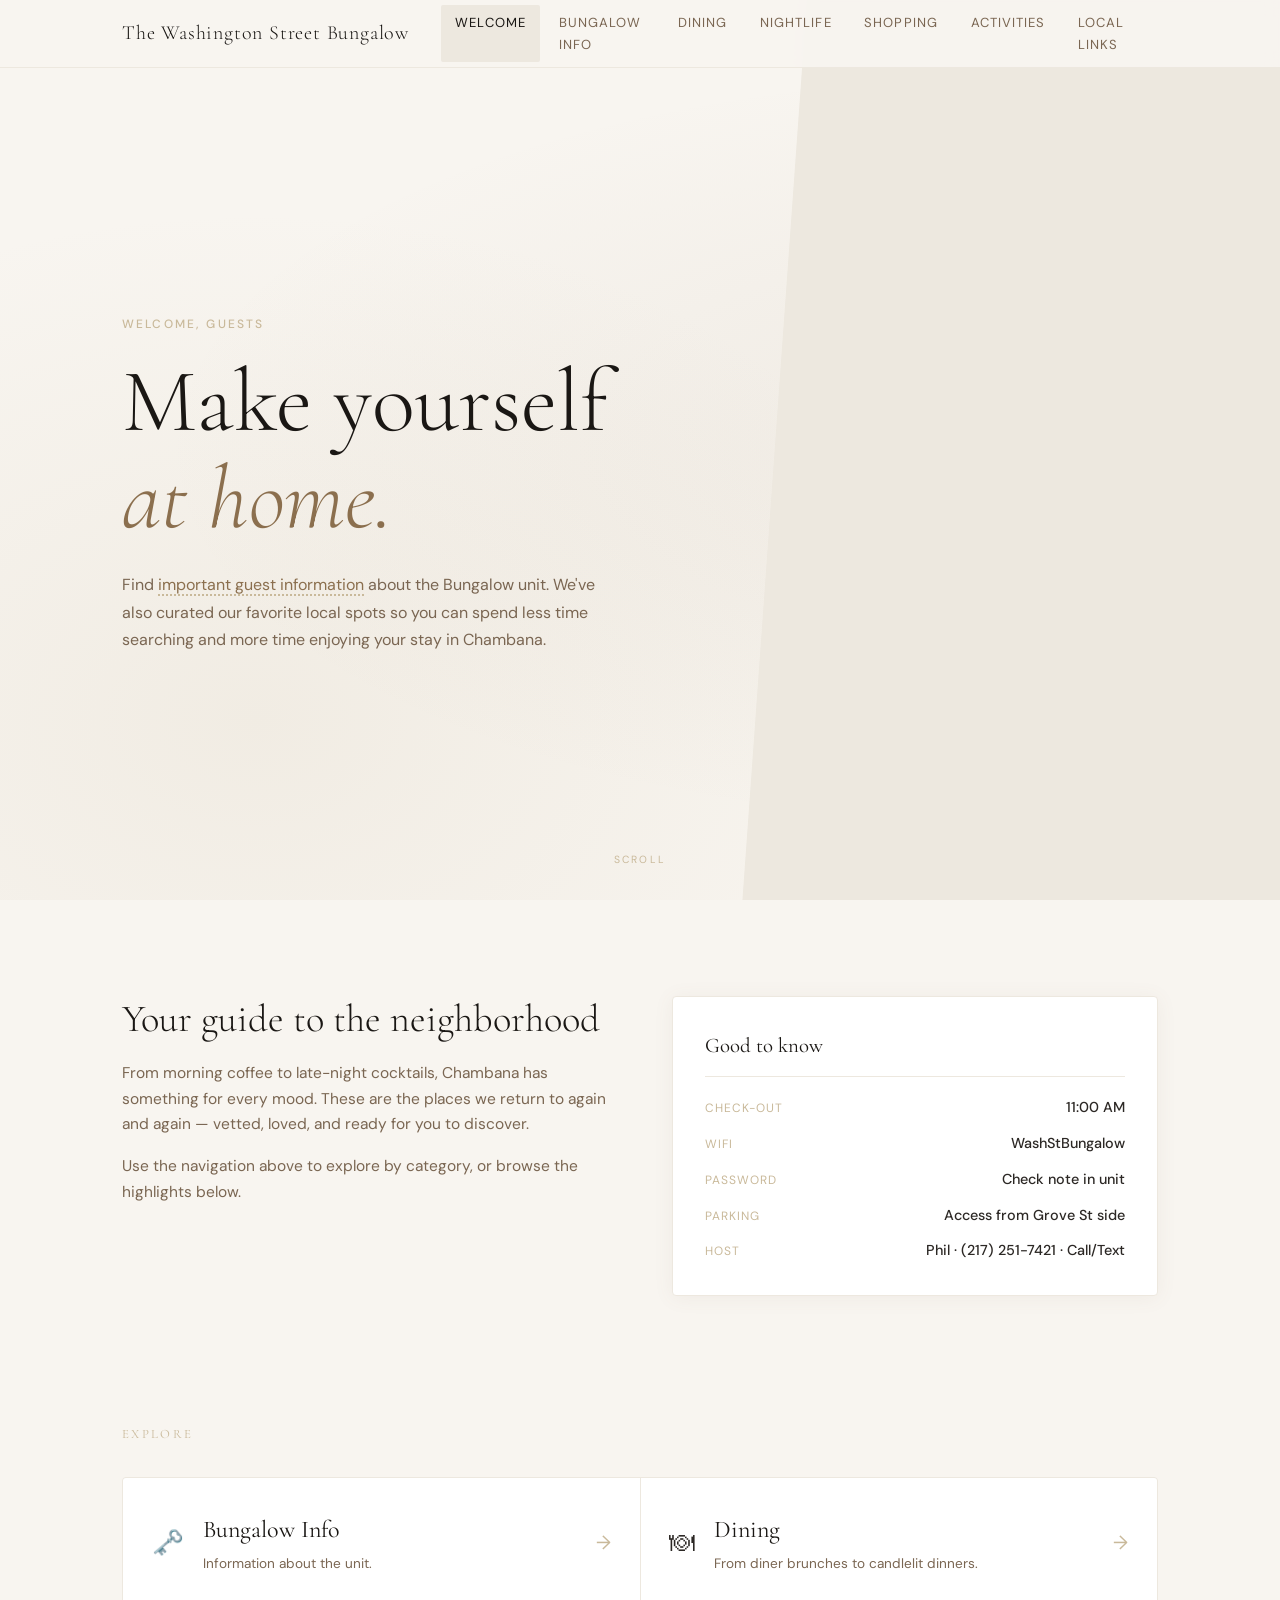
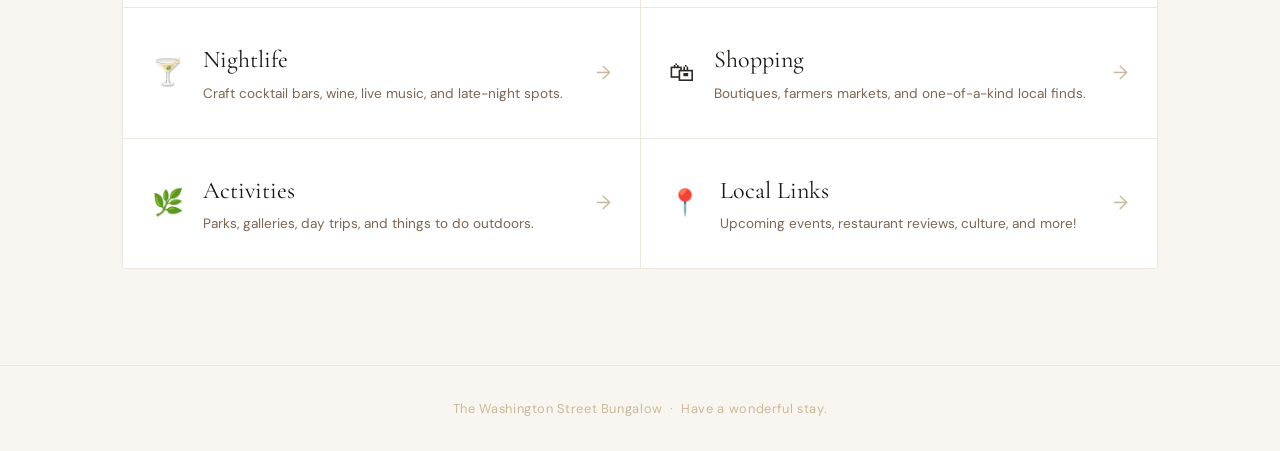
<file: index.html>
<!DOCTYPE html>
<html lang="en">
<head>
  <meta charset="UTF-8" />
  <meta name="viewport" content="width=device-width, initial-scale=1.0"/>
  <title>Welcome — The Washington Street Bungalow</title>
  <link rel="preconnect" href="https://fonts.googleapis.com">
  <link rel="preconnect" href="https://fonts.gstatic.com" crossorigin>
  <link href="https://fonts.googleapis.com/css2?family=Cormorant+Garamond:ital,wght@0,300;0,400;1,300;1,400&family=DM+Sans:wght@300;400;500&display=swap" rel="stylesheet">
  <link rel="stylesheet" href="css/style.css"/>
</head>
<body>

  <header class="site-header">
    <div class="header-inner">
      <div class="logo">The Washington Street Bungalow</div>
      <nav class="main-nav">
        <a href="index.html" class="nav-link active">Welcome</a>
        <a href="pages/bungalow-info.html" class="nav-link">Bungalow Info</a>
        <a href="pages/dining.html" class="nav-link">Dining</a>
        <a href="pages/nightlife.html" class="nav-link">Nightlife</a>
        <a href="pages/shopping.html" class="nav-link">Shopping</a>
        <a href="pages/activities.html" class="nav-link">Activities</a>
        <a href="pages/local-links.html" class="nav-link">Local Links</a>
      </nav>
      <button class="nav-toggle" aria-label="Toggle menu">&#9776;</button>
    </div>
  </header>

  <main>
    <section class="hero">
      <div class="hero-bg"></div>
      <div class="hero-content">
        <span class="eyebrow">Welcome, guests</span>
        <h1>Make yourself<br/><em>at home.</em></h1>
        <p class="hero-sub">Find <a href="pages/bungalow-info.html" class="prose-link">important guest information</a> about the Bungalow unit. We've also curated our favorite local spots so you can spend less time searching and more time enjoying your stay in Chambana.</p>
      </div>
      <div class="hero-scroll-hint">scroll</div>
    </section>

    <section class="intro-section">
      <div class="container">
        <div class="intro-grid">
          <div class="intro-text">
            <h2>Your guide to the neighborhood</h2>
            <p>From morning coffee to late-night cocktails, Chambana has something for every mood. These are the places we return to again and again — vetted, loved, and ready for you to discover.</p>
            <p>Use the navigation above to explore by category, or browse the highlights below.</p>
          </div>
          <div class="intro-aside">
            <div class="info-card">
              <h3>Good to know</h3>
              <ul class="info-list">
                <li><span class="info-label">Check-out</span><span class="info-val">11:00 AM</span></li>
                <li><span class="info-label">WiFi</span><span class="info-val">WashStBungalow</span></li>
                <li><span class="info-label">Password</span><span class="info-val">Check note in unit</span></li>
                <li><span class="info-label">Parking</span><span class="info-val">Access from Grove St side</span></li>
                <li><span class="info-label">Host</span><span class="info-val">Phil · (217) 251-7421 · Call/Text</span></li>
              </ul>
            </div>
          </div>
        </div>
      </div>
    </section>

    <section class="category-section">
      <div class="container">
        <h2 class="section-title">Explore</h2>
        <div class="category-grid">

          <a href="pages/bungalow-info.html" class="category-card">
            <div class="cat-icon">🗝️</div>
            <div class="cat-body">
              <h3>Bungalow Info</h3>
              <p>Information about the unit.</p>
            </div>
            <span class="cat-arrow">→</span>
          </a>

          <a href="pages/dining.html" class="category-card">
            <div class="cat-icon">🍽</div>
            <div class="cat-body">
              <h3>Dining</h3>
              <p>From diner brunches to candlelit dinners.</p>
            </div>
            <span class="cat-arrow">→</span>
          </a>

          <a href="pages/nightlife.html" class="category-card">
            <div class="cat-icon">🍸</div>
            <div class="cat-body">
              <h3>Nightlife</h3>
              <p>Craft cocktail bars, wine, live music, and late-night spots.</p>
            </div>
            <span class="cat-arrow">→</span>
          </a>

          <a href="pages/shopping.html" class="category-card">
            <div class="cat-icon">🛍</div>
            <div class="cat-body">
              <h3>Shopping</h3>
              <p>Boutiques, farmers markets, and one-of-a-kind local finds.</p>
            </div>
            <span class="cat-arrow">→</span>
          </a>

          <a href="pages/activities.html" class="category-card">
            <div class="cat-icon">🌿</div>
            <div class="cat-body">
              <h3>Activities</h3>
              <p>Parks, galleries, day trips, and things to do outdoors.</p>
            </div>
            <span class="cat-arrow">→</span>
          </a>

          <a href="pages/local-links.html" class="category-card">
            <div class="cat-icon">📍</div>
            <div class="cat-body">
              <h3>Local Links</h3>
              <p>Upcoming events, restaurant reviews, culture, and more!</p>
            </div>
            <span class="cat-arrow">→</span>
          </a>

        </div>
      </div>
    </section>
  </main>

  <footer class="site-footer">
    <div class="container">
      <p>The Washington Street Bungalow &nbsp;·&nbsp; Have a wonderful stay.</p>
    </div>
  </footer>

  <script src="js/main.js"></script>
</body>
</html>
</file>
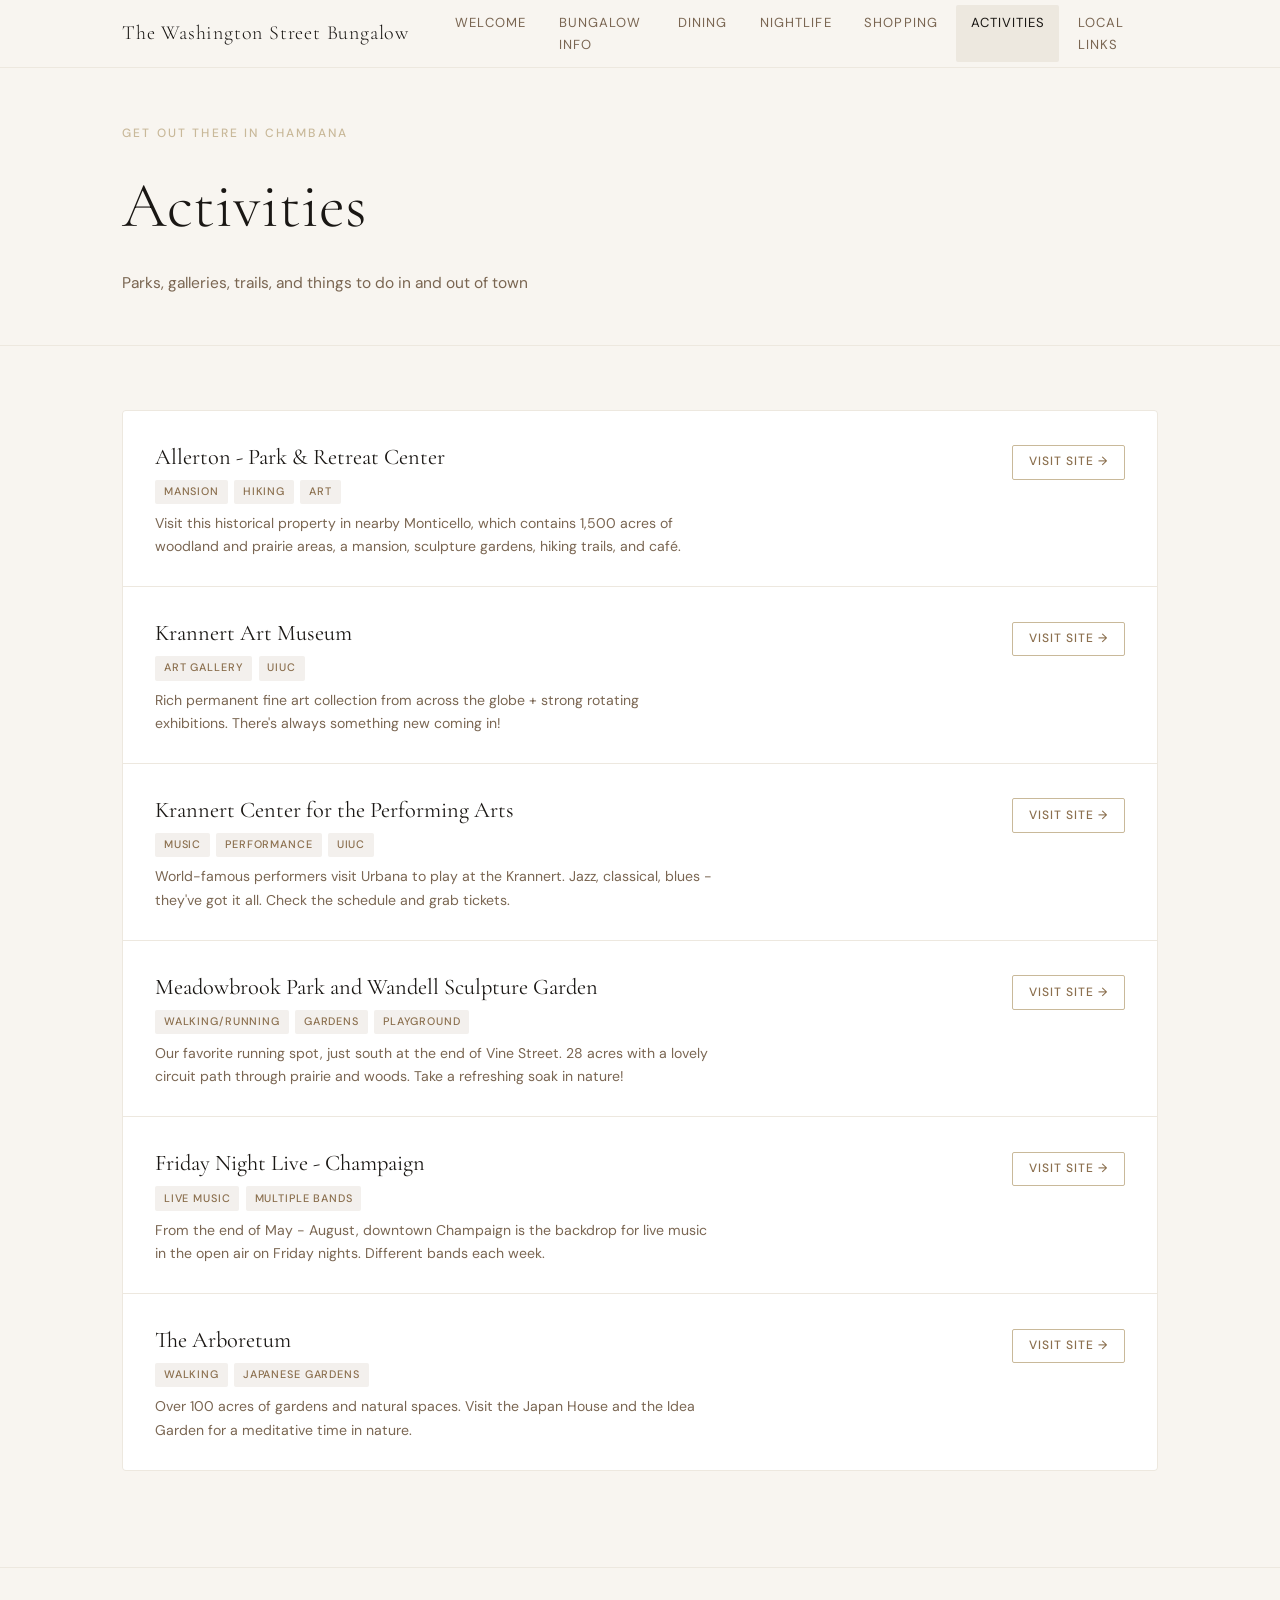
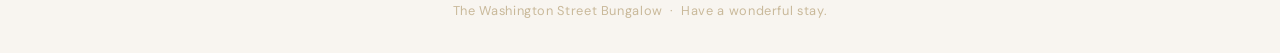
<file: pages/activities.html>
<!DOCTYPE html>
<html lang="en">
<head>
  <meta charset="UTF-8" />
  <meta name="viewport" content="width=device-width, initial-scale=1.0"/>
  <title>Activities — The Washington Street Bungalow</title>
  <link rel="preconnect" href="https://fonts.googleapis.com">
  <link rel="preconnect" href="https://fonts.gstatic.com" crossorigin>
  <link href="https://fonts.googleapis.com/css2?family=Cormorant+Garamond:ital,wght@0,300;0,400;1,300;1,400&family=DM+Sans:wght@300;400;500&display=swap" rel="stylesheet">
  <link rel="stylesheet" href="../css/style.css"/>
</head>
<body>

  <header class="site-header">
    <div class="header-inner">
      <a class="logo" href="../index.html">The Washington Street Bungalow</a>
      <nav class="main-nav">
        <a href="../index.html" class="nav-link">Welcome</a>
        <a href="bungalow-info.html" class="nav-link">Bungalow Info</a>
        <a href="dining.html" class="nav-link">Dining</a>
        <a href="nightlife.html" class="nav-link">Nightlife</a>
        <a href="shopping.html" class="nav-link">Shopping</a>
        <a href="activities.html" class="nav-link active">Activities</a>
        <a href="local-links.html" class="nav-link">Local Links</a>
      </nav>
      <button class="nav-toggle" aria-label="Toggle menu">&#9776;</button>
    </div>
  </header>

  <main>
    <section class="page-hero">
      <div class="container">
        <span class="eyebrow">Get out there in Chambana</span>
        <h1>Activities</h1>
        <p class="page-desc">Parks, galleries, trails, and things to do in and out of town</p>
      </div>
    </section>

    <section class="rec-section">
      <div class="container">
        <div class="rec-list">

          <!-- ADD / EDIT ENTRIES BELOW -->

          <div class="rec-item fade-in">
            <div class="rec-body">
              <div class="rec-name">Allerton - Park & Retreat Center</div>
              <div class="rec-tags">
                <span class="tag">Mansion</span>
                <span class="tag">Hiking</span>
                <span class="tag">Art</span>
              </div>
              <div class="rec-note">Visit this historical property in nearby Monticello, which contains 1,500 acres of woodland and prairie areas, a mansion, sculpture gardens, hiking trails, and café.</div>
            </div>
            <a class="rec-link" href="https://allerton.illinois.edu/" target="_blank" rel="noopener">Visit site →</a>
          </div>

          <div class="rec-item fade-in">
            <div class="rec-body">
              <div class="rec-name">Krannert Art Museum</div>
              <div class="rec-tags">
                <span class="tag">Art Gallery</span>
                <span class="tag">UIUC</span>
              </div>
              <div class="rec-note">Rich permanent fine art collection from across the globe + strong rotating exhibitions. There's always something new coming in!</div>
            </div>
            <a class="rec-link" href="https://kam.illinois.edu/" target="_blank" rel="noopener">Visit site →</a>
          </div>

          <div class="rec-item fade-in">
            <div class="rec-body">
              <div class="rec-name">Krannert Center for the Performing Arts</div>
              <div class="rec-tags">
                <span class="tag">Music</span>
                <span class="tag">Performance</span>
                <span class="tag">UIUC</span>
              </div>
              <div class="rec-note">World-famous performers visit Urbana to play at the Krannert. Jazz, classical, blues - they've got it all. Check the schedule and grab tickets.</div>
            </div>
            <a class="rec-link" href="https://krannertcenter.com/" target="_blank" rel="noopener">Visit site →</a>
          </div>

          <div class="rec-item fade-in">
            <div class="rec-body">
              <div class="rec-name">Meadowbrook Park and Wandell Sculpture Garden</div>
              <div class="rec-tags">
                <span class="tag">Walking/Running</span>
                <span class="tag">Gardens</span>
                <span class="tag">Playground</span>
              </div>
              <div class="rec-note">Our favorite running spot, just south at the end of Vine Street. 28 acres with a lovely circuit path through prairie and woods. Take a refreshing soak in nature!</div>
            </div>
            <a class="rec-link" href="https://www.urbanaparks.org/meadowbrook-park-wandell-sculpture-garden" target="_blank" rel="noopener">Visit site →</a>
          </div>

          <div class="rec-item fade-in">
            <div class="rec-body">
              <div class="rec-name">Friday Night Live - Champaign</div>
              <div class="rec-tags">
                <span class="tag">Live Music</span>
                <span class="tag">Multiple bands</span>      
              </div>
              <div class="rec-note">From the end of May - August, downtown Champaign is the backdrop for live music in the open air on Friday nights. Different bands each week.</div>
            </div>
            <a class="rec-link" href="https://40north.org/our_programs/friday-night-live/" target="_blank" rel="noopener">Visit site →</a>
          </div>

          <div class="rec-item fade-in">
            <div class="rec-body">
              <div class="rec-name">The Arboretum</div>
              <div class="rec-tags">
                <span class="tag">Walking</span>
                <span class="tag">Japanese gardens</span>      
              </div>
              <div class="rec-note">Over 100 acres of gardens and natural spaces. Visit the Japan House and the Idea Garden for a meditative time in nature.</div>
            </div>
            <a class="rec-link" href="https://arboretum.illinois.edu/" target="_blank" rel="noopener">Visit site →</a>
          </div>

          <!-- END ENTRIES -->

        </div>
      </div>
    </section>
  </main>

  <footer class="site-footer">
    <div class="container">
      <p>The Washington Street Bungalow &nbsp;·&nbsp; Have a wonderful stay.</p>
    </div>
  </footer>

  <script src="../js/main.js"></script>
</body>
</html>
</file>
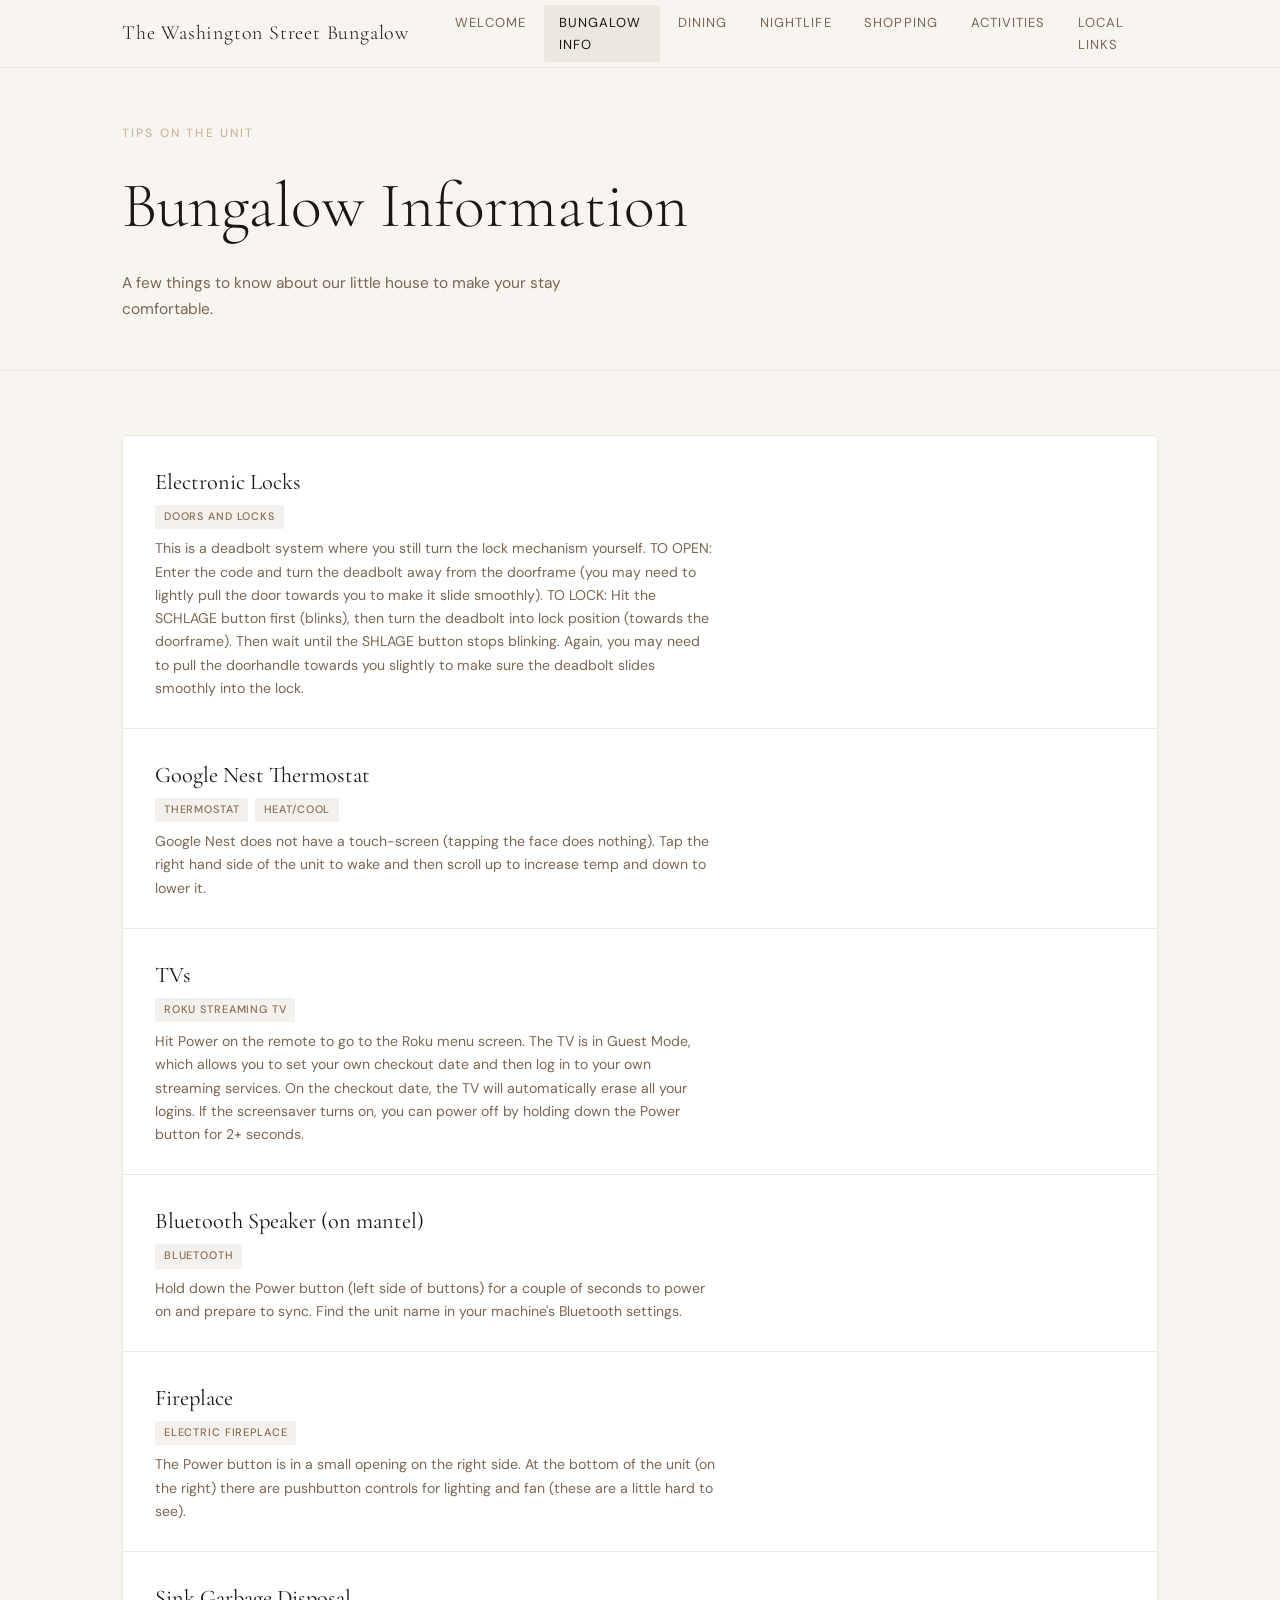
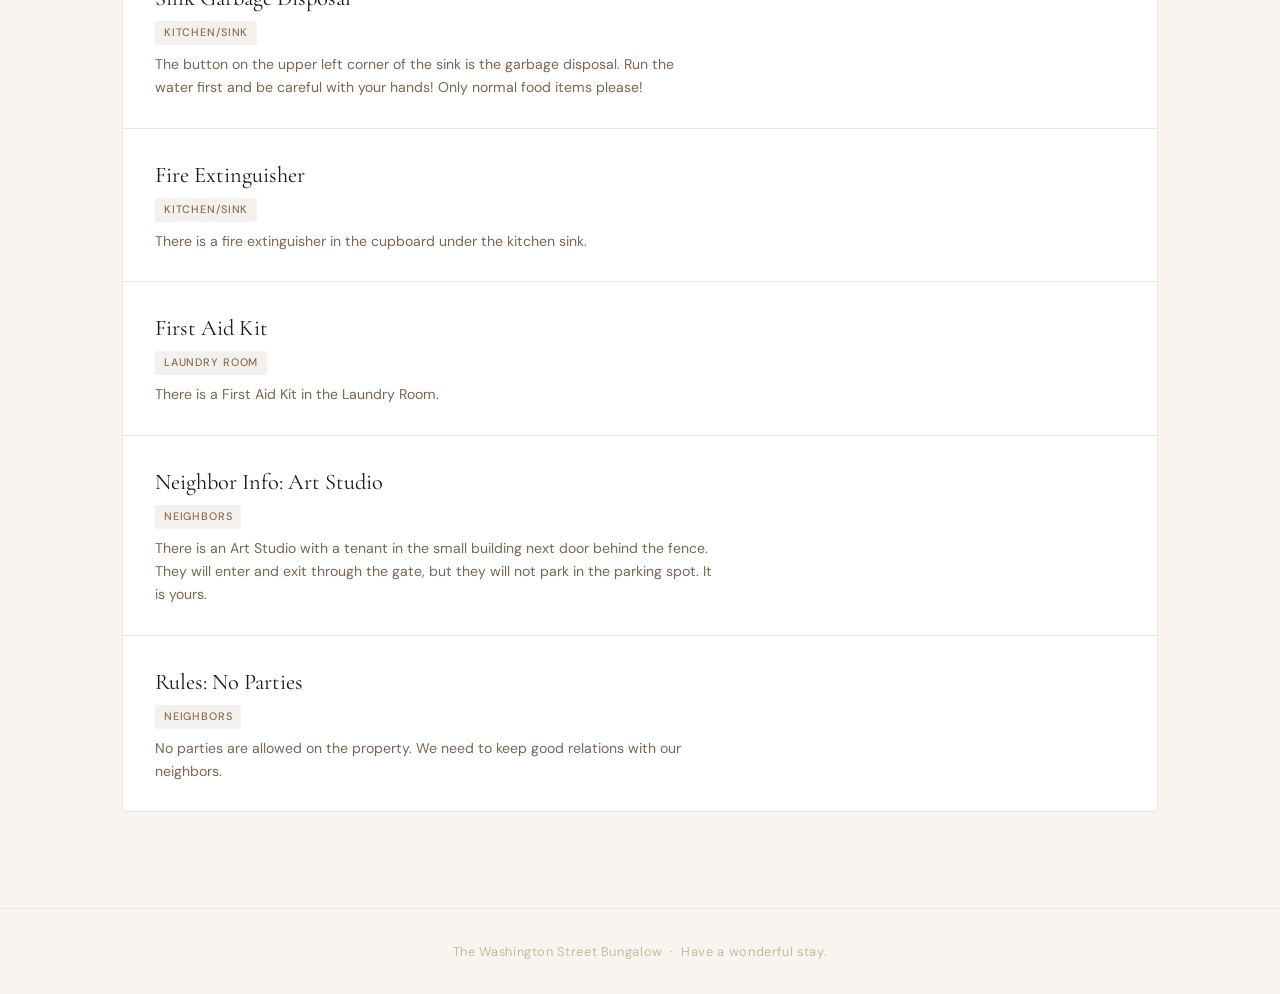
<file: pages/bungalow-info.html>
<!DOCTYPE html>
<html lang="en">
<head>
  <meta charset="UTF-8" />
  <meta name="viewport" content="width=device-width, initial-scale=1.0"/>
  <title>Unit Information — The Washington Street Bungalow</title>
  <link rel="preconnect" href="https://fonts.googleapis.com">
  <link rel="preconnect" href="https://fonts.gstatic.com" crossorigin>
  <link href="https://fonts.googleapis.com/css2?family=Cormorant+Garamond:ital,wght@0,300;0,400;1,300;1,400&family=DM+Sans:wght@300;400;500&display=swap" rel="stylesheet">
  <link rel="stylesheet" href="../css/style.css"/>
</head>
<body>

  <header class="site-header">
    <div class="header-inner">
      <a class="logo" href="../index.html">The Washington Street Bungalow</a>
      <nav class="main-nav">
        <a href="../index.html" class="nav-link">Welcome</a>
        <a href="bungalow-info.html" class="nav-link">Bungalow Info</a>
        <a href="dining.html" class="nav-link">Dining</a>
        <a href="nightlife.html" class="nav-link">Nightlife</a>
        <a href="shopping.html" class="nav-link active">Shopping</a>
        <a href="activities.html" class="nav-link">Activities</a>
        <a href="local-links.html" class="nav-link">Local Links</a>
      </nav>
      <button class="nav-toggle" aria-label="Toggle menu">&#9776;</button>
    </div>
  </header>

  <main>
    <section class="page-hero">
      <div class="container">
        <span class="eyebrow">Tips on the Unit</span>
        <h1>Bungalow Information</h1>
        <p class="page-desc">A few things to know about our little house to make your stay comfortable.</p>
      </div>
    </section>

    <section class="rec-section">
      <div class="container">
        <div class="rec-list">

          <!-- ADD / EDIT ENTRIES BELOW -->

          <div class="rec-item fade-in">
            <div class="rec-body">
              <div class="rec-name">Electronic Locks</div>
              <div class="rec-tags">
                <span class="tag">Doors and Locks</span>      
              </div>
              <div class="rec-note">This is a deadbolt system where you still turn the lock mechanism yourself. TO OPEN: Enter the code and turn the deadbolt away from the doorframe (you may need to lightly pull the door towards you to make it slide smoothly). TO LOCK: Hit the SCHLAGE button first (blinks), then turn the deadbolt into lock position (towards the doorframe). Then wait until the SHLAGE button stops blinking. Again, you may need to pull the doorhandle towards you slightly to make sure the deadbolt slides smoothly into the lock.</div>
            </div>
          </div>

          <div class="rec-item fade-in">
            <div class="rec-body">
              <div class="rec-name">Google Nest Thermostat</div>
              <div class="rec-tags">
                <span class="tag">Thermostat</span>      
                <span class="tag">Heat/Cool</span>   
              </div>
              <div class="rec-note">Google Nest does not have a touch-screen (tapping the face does nothing). Tap the right hand side of the unit to wake and then scroll up to increase temp and down to lower it.</div>
            </div>
          </div>

          <div class="rec-item fade-in">
            <div class="rec-body">
              <div class="rec-name">TVs</div>
              <div class="rec-tags">
                <span class="tag">Roku Streaming TV</span>      
              </div>
              <div class="rec-note">Hit Power on the remote to go to the Roku menu screen. The TV is in Guest Mode, which allows you to set your own checkout date and then log in to your own streaming services. On the checkout date, the TV will automatically erase all your logins. If the screensaver turns on, you can power off by holding down the Power button for 2+ seconds.</div>
            </div>
          </div>

          <div class="rec-item fade-in">
            <div class="rec-body">
              <div class="rec-name">Bluetooth Speaker (on mantel)</div>
              <div class="rec-tags">
                <span class="tag">Bluetooth</span>      
              </div>
              <div class="rec-note">Hold down the Power button (left side of buttons) for a couple of seconds to power on and prepare to sync. Find the unit name in your machine's Bluetooth settings.</div>
            </div>
          </div>

          <div class="rec-item fade-in">
            <div class="rec-body">
              <div class="rec-name">Fireplace</div>
              <div class="rec-tags">
                <span class="tag">Electric Fireplace</span>      
              </div>
              <div class="rec-note">The Power button is in a small opening on the right side. At the bottom of the unit (on the right) there are pushbutton controls for lighting and fan (these are a little hard to see).</div>
            </div>
          </div>

          <div class="rec-item fade-in">
            <div class="rec-body">
              <div class="rec-name">Sink Garbage Disposal</div>
              <div class="rec-tags">
                <span class="tag">Kitchen/Sink</span>      
              </div>
              <div class="rec-note">The button on the upper left corner of the sink is the garbage disposal. Run the water first and be careful with your hands! Only normal food items please!</div>
            </div>
          </div>

          <div class="rec-item fade-in">
            <div class="rec-body">
              <div class="rec-name">Fire Extinguisher</div>
              <div class="rec-tags">
                <span class="tag">Kitchen/Sink</span>      
              </div>
              <div class="rec-note">There is a fire extinguisher in the cupboard under the kitchen sink.</div>
            </div>
          </div>

          <div class="rec-item fade-in">
            <div class="rec-body">
              <div class="rec-name">First Aid Kit</div>
              <div class="rec-tags">
                <span class="tag">Laundry Room</span>      
              </div>
              <div class="rec-note">There is a First Aid Kit in the Laundry Room.</div>
            </div>
          </div>

          <div class="rec-item fade-in">
            <div class="rec-body">
              <div class="rec-name">Neighbor Info: Art Studio</div>
              <div class="rec-tags">
                <span class="tag">Neighbors</span>      
              </div>
              <div class="rec-note">There is an Art Studio with a tenant in the small building next door behind the fence. They will enter and exit through the gate, but they will not park in the parking spot. It is yours.</div>
            </div>
          </div>

          <div class="rec-item fade-in">
            <div class="rec-body">
              <div class="rec-name">Rules: No Parties</div>
              <div class="rec-tags">
                <span class="tag">Neighbors</span>      
              </div>
              <div class="rec-note">No parties are allowed on the property. We need to keep good relations with our neighbors.</div>
            </div>
          </div>

          

  

          <!-- END ENTRIES -->

        </div>
      </div>
    </section>
  </main>

  <footer class="site-footer">
    <div class="container">
      <p>The Washington Street Bungalow &nbsp;·&nbsp; Have a wonderful stay.</p>
    </div>
  </footer>

  <script src="../js/main.js"></script>
</body>
</html>
</file>
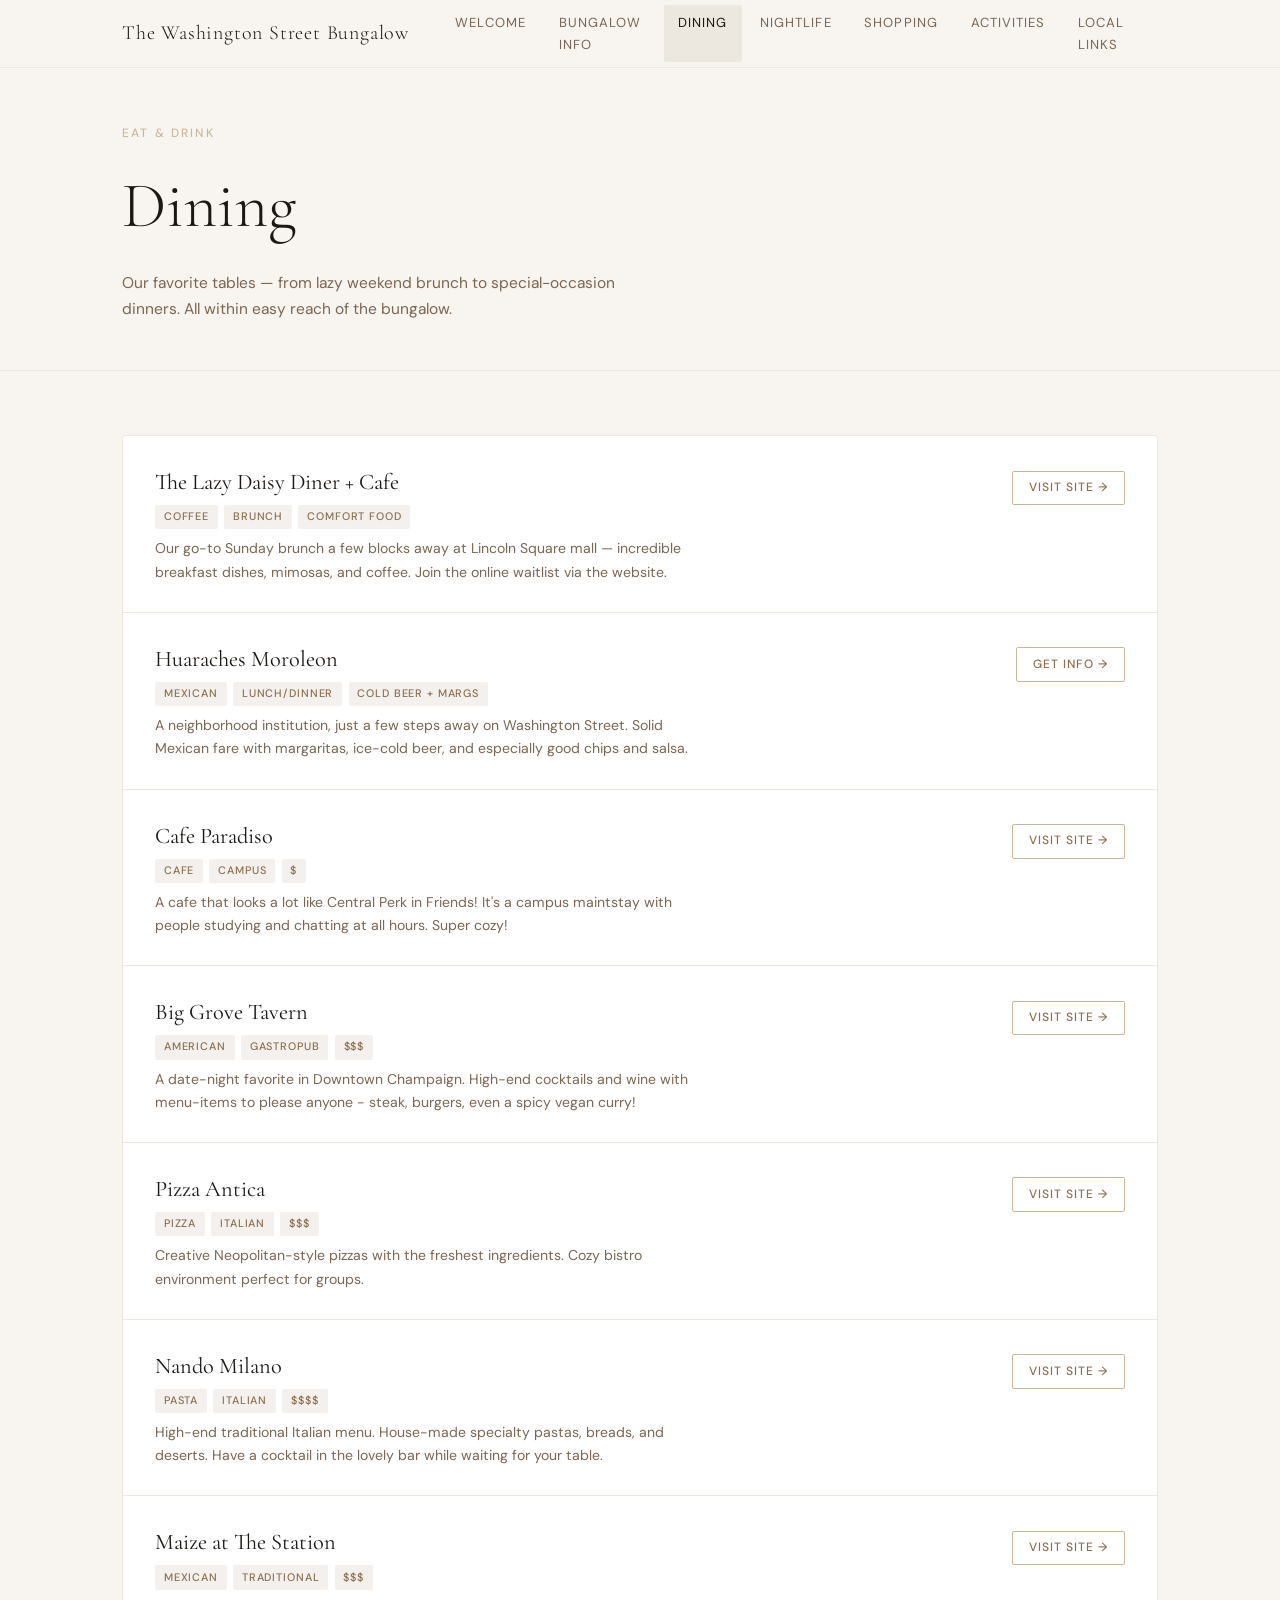
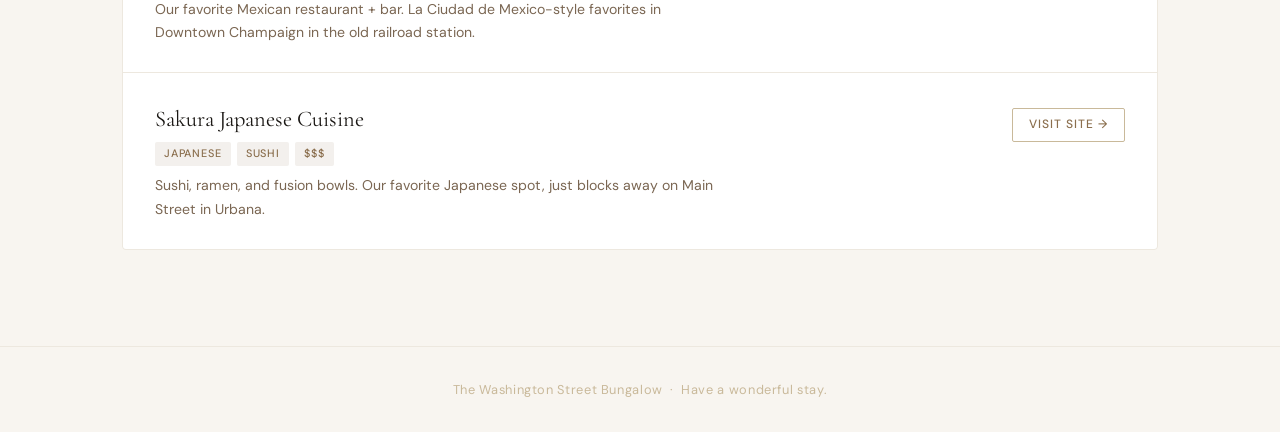
<file: pages/dining.html>
<!DOCTYPE html>
<html lang="en">
<head>
  <meta charset="UTF-8" />
  <meta name="viewport" content="width=device-width, initial-scale=1.0"/>
  <title>Dining — The Washington Street Bungalow</title>
  <link rel="preconnect" href="https://fonts.googleapis.com">
  <link rel="preconnect" href="https://fonts.gstatic.com" crossorigin>
  <link href="https://fonts.googleapis.com/css2?family=Cormorant+Garamond:ital,wght@0,300;0,400;1,300;1,400&family=DM+Sans:wght@300;400;500&display=swap" rel="stylesheet">
  <link rel="stylesheet" href="../css/style.css"/>
</head>
<body>

  <header class="site-header">
    <div class="header-inner">
      <a class="logo" href="../index.html">The Washington Street Bungalow</a>
      <nav class="main-nav">
        <a href="../index.html" class="nav-link">Welcome</a>
        <a href="bungalow-info.html" class="nav-link">Bungalow Info</a>
        <a href="dining.html" class="nav-link active">Dining</a>
        <a href="nightlife.html" class="nav-link">Nightlife</a>
        <a href="shopping.html" class="nav-link">Shopping</a>
        <a href="activities.html" class="nav-link">Activities</a>
        <a href="local-links.html" class="nav-link">Local Links</a>
      </nav>
      <button class="nav-toggle" aria-label="Toggle menu">&#9776;</button>
    </div>
  </header>

  <main>
    <section class="page-hero">
      <div class="container">
        <span class="eyebrow">Eat &amp; drink</span>
        <h1>Dining</h1>
        <p class="page-desc">Our favorite tables — from lazy weekend brunch to special-occasion dinners. All within easy reach of the bungalow.</p>
      </div>
    </section>

    <section class="rec-section">
      <div class="container">
        <div class="rec-list">

          <!-- =============================================
               ADD / EDIT ENTRIES BELOW
               Copy one .rec-item block to add a new spot.
               ============================================= -->

          <div class="rec-item fade-in">
            <div class="rec-body">
              <div class="rec-name">The Lazy Daisy Diner + Cafe</div>
              <div class="rec-tags">
                <span class="tag">Coffee</span>
                <span class="tag">Brunch</span>
                <span class="tag">Comfort Food</span>
              </div>
              <div class="rec-note">Our go-to Sunday brunch a few blocks away at Lincoln Square mall — incredible breakfast dishes, mimosas, and coffee. Join the online waitlist via the website.</div>
            </div>
            <a class="rec-link" href="https://lazydaisydiner.com/" target="_blank" rel="noopener">Visit site →</a>
          </div>

          <div class="rec-item fade-in">
            <div class="rec-body">
              <div class="rec-name">Huaraches Moroleon</div>
              <div class="rec-tags">
                <span class="tag">Mexican</span>
                <span class="tag">Lunch/Dinner</span>
                <span class="tag">Cold Beer + Margs</span>
              </div>
              <div class="rec-note">A neighborhood institution, just a few steps away on Washington Street. Solid Mexican fare with margaritas, ice-cold beer, and especially good chips and salsa.</div>
            </div>
            <a class="rec-link" href="https://www.smilepolitely.com/food-drink/huaraches_moroleon_is_an_urbana_gem/" target="_blank" rel="noopener">Get Info →</a>
          </div>

          <div class="rec-item fade-in">
            <div class="rec-body">
              <div class="rec-name">Cafe Paradiso</div>
              <div class="rec-tags">
                <span class="tag">Cafe</span>
                <span class="tag">Campus</span>
                <span class="tag">$</span>
              </div>
              <div class="rec-note">A cafe that looks a lot like Central Perk in Friends! It's a campus maintstay with people studying and chatting at all hours. Super cozy!</div>
            </div>
            <a class="rec-link" href="http://www.enjoyparadiso.com/" target="_blank" rel="noopener">Visit site →</a>
          </div>

          <div class="rec-item fade-in">
            <div class="rec-body">
              <div class="rec-name">Big Grove Tavern</div>
              <div class="rec-tags">
                <span class="tag">American</span>
                <span class="tag">Gastropub</span>
                <span class="tag">$$$</span>
              </div>
              <div class="rec-note">A date-night favorite in Downtown Champaign. High-end cocktails and wine with menu-items to please anyone - steak, burgers, even a spicy vegan curry!</div>
            </div>
            <a class="rec-link" href="https://www.biggrovetavern.com/" target="_blank" rel="noopener">Visit site →</a>
          </div>

          <div class="rec-item fade-in">
            <div class="rec-body">
              <div class="rec-name">Pizza Antica</div>
              <div class="rec-tags">
                <span class="tag">Pizza</span>
                <span class="tag">Italian</span>
                <span class="tag">$$$</span>
              </div>
              <div class="rec-note">Creative Neopolitan-style pizzas with the freshest ingredients. Cozy bistro environment perfect for groups.</div>
            </div>
            <a class="rec-link" href="https://anticachampaign.com/" target="_blank" rel="noopener">Visit site →</a>
          </div>

          <div class="rec-item fade-in">
            <div class="rec-body">
              <div class="rec-name">Nando Milano</div>
              <div class="rec-tags">
                <span class="tag">Pasta</span>
                <span class="tag">Italian</span>
                <span class="tag">$$$$</span>
              </div>
              <div class="rec-note">High-end traditional Italian menu. House-made specialty pastas, breads, and deserts. Have a cocktail in the lovely bar while waiting for your table.</div>
            </div>
            <a class="rec-link" href="https://www.nandomilanochampaign.com/" target="_blank" rel="noopener">Visit site →</a>
          </div>

          <div class="rec-item fade-in">
            <div class="rec-body">
              <div class="rec-name">Maize at The Station</div>
              <div class="rec-tags">
                <span class="tag">Mexican</span>
                <span class="tag">Traditional</span>
                <span class="tag">$$$</span>
              </div>
              <div class="rec-note">Our favorite Mexican restaurant + bar. La Ciudad de Mexico-style favorites in Downtown Champaign in the old railroad station.</div>
            </div>
            <a class="rec-link" href="https://www.maizemexicangrill.com/" target="_blank" rel="noopener">Visit site →</a>
          </div>

          <div class="rec-item fade-in">
            <div class="rec-body">
              <div class="rec-name">Sakura Japanese Cuisine</div>
              <div class="rec-tags">
                <span class="tag">Japanese</span>
                <span class="tag">Sushi</span>
                <span class="tag">$$$</span>
              </div>
              <div class="rec-note">Sushi, ramen, and fusion bowls. Our favorite Japanese spot, just blocks away on Main Street in Urbana.</div>
            </div>
            <a class="rec-link" href="https://sakurajapanesecuisineurbanaillinois.com/" target="_blank" rel="noopener">Visit site →</a>
          </div>

          <!-- END ENTRIES -->

        </div>
      </div>
    </section>
  </main>

  <footer class="site-footer">
    <div class="container">
      <p>The Washington Street Bungalow &nbsp;·&nbsp; Have a wonderful stay.</p>
    </div>
  </footer>

  <script src="../js/main.js"></script>
</body>
</html>
</file>
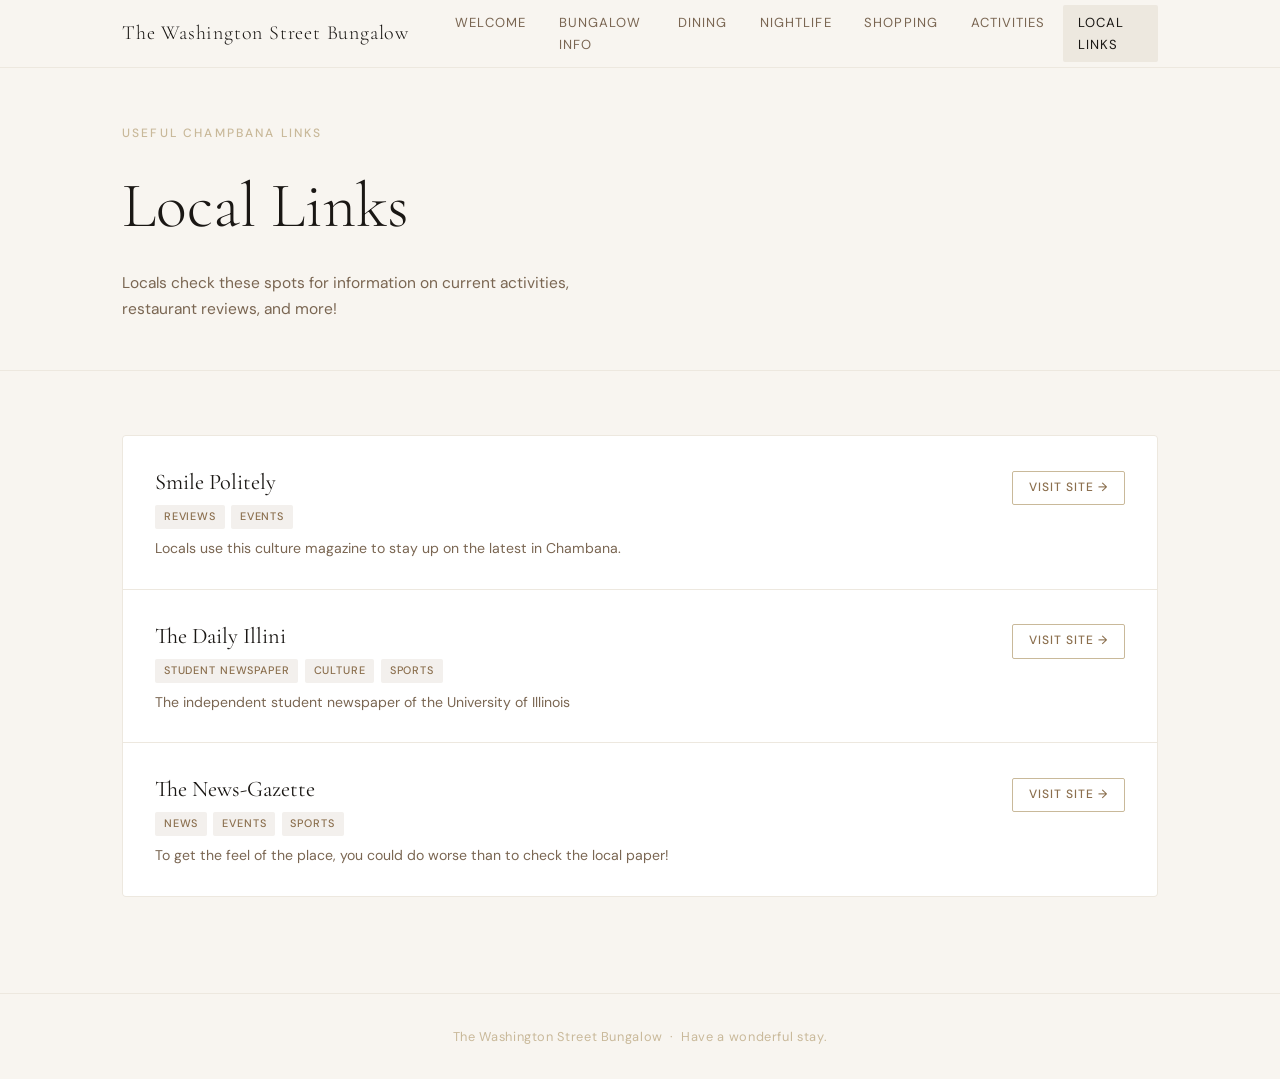
<file: pages/local-links.html>
<!DOCTYPE html>
<html lang="en">
<head>
  <meta charset="UTF-8" />
  <meta name="viewport" content="width=device-width, initial-scale=1.0"/>
  <title>Local Links — The Washington Street Bungalow</title>
  <link rel="preconnect" href="https://fonts.googleapis.com">
  <link rel="preconnect" href="https://fonts.gstatic.com" crossorigin>
  <link href="https://fonts.googleapis.com/css2?family=Cormorant+Garamond:ital,wght@0,300;0,400;1,300;1,400&family=DM+Sans:wght@300;400;500&display=swap" rel="stylesheet">
  <link rel="stylesheet" href="../css/style.css"/>
</head>
<body>

  <header class="site-header">
    <div class="header-inner">
      <a class="logo" href="../index.html">The Washington Street Bungalow</a>
      <nav class="main-nav">
        <a href="../index.html" class="nav-link">Welcome</a>
        <a href="bungalow-info.html" class="nav-link">Bungalow Info</a>
        <a href="dining.html" class="nav-link">Dining</a>
        <a href="nightlife.html" class="nav-link active">Nightlife</a>
        <a href="shopping.html" class="nav-link">Shopping</a>
        <a href="activities.html" class="nav-link">Activities</a>
        <a href="local-links.html" class="nav-link">Local Links</a>
      </nav>
      <button class="nav-toggle" aria-label="Toggle menu">&#9776;</button>
    </div>
  </header>

  <main>
    <section class="page-hero">
      <div class="container">
        <span class="eyebrow">Useful Champbana Links</span>
        <h1>Local Links</h1>
        <p class="page-desc">Locals check these spots for information on current activities, restaurant reviews, and more!</p>
      </div>
    </section>

    <section class="rec-section">
      <div class="container">
        <div class="rec-list">

          <!-- ADD / EDIT ENTRIES BELOW -->

          <div class="rec-item fade-in">
            <div class="rec-body">
              <div class="rec-name">Smile Politely</div>
              <div class="rec-tags">
                <span class="tag">Reviews</span>
                <span class="tag">Events</span>
              </div>
              <div class="rec-note">Locals use this culture magazine to stay up on the latest in Chambana.</div>
            </div>
            <a class="rec-link" href="https://www.smilepolitely.com/" target="_blank" rel="noopener">Visit site →</a>
          </div>

          <div class="rec-item fade-in">
            <div class="rec-body">
              <div class="rec-name">The Daily Illini</div>
              <div class="rec-tags">
                <span class="tag">Student Newspaper</span>
                <span class="tag">Culture</span>
                <span class="tag">Sports</span>
              </div>
              <div class="rec-note">The independent student newspaper of the University of Illinois</div>
            </div>
            <a class="rec-link" href="https://dailyillini.com/" target="_blank" rel="noopener">Visit site →</a>
          </div>

          <div class="rec-item fade-in">
            <div class="rec-body">
              <div class="rec-name">The News-Gazette</div>
              <div class="rec-tags">
                <span class="tag">News</span>
                <span class="tag">Events</span>
                <span class="tag">Sports</span>
              </div>
              <div class="rec-note">To get the feel of the place, you could do worse than to check the local paper!</div>
            </div>
            <a class="rec-link" href="https://www.news-gazette.com/" target="_blank" rel="noopener">Visit site →</a>
          </div>

          <!-- END ENTRIES -->

        </div>
      </div>
    </section>
  </main>

  <footer class="site-footer">
    <div class="container">
      <p>The Washington Street Bungalow &nbsp;·&nbsp; Have a wonderful stay.</p>
    </div>
  </footer>

  <script src="../js/main.js"></script>
</body>
</html>
</file>
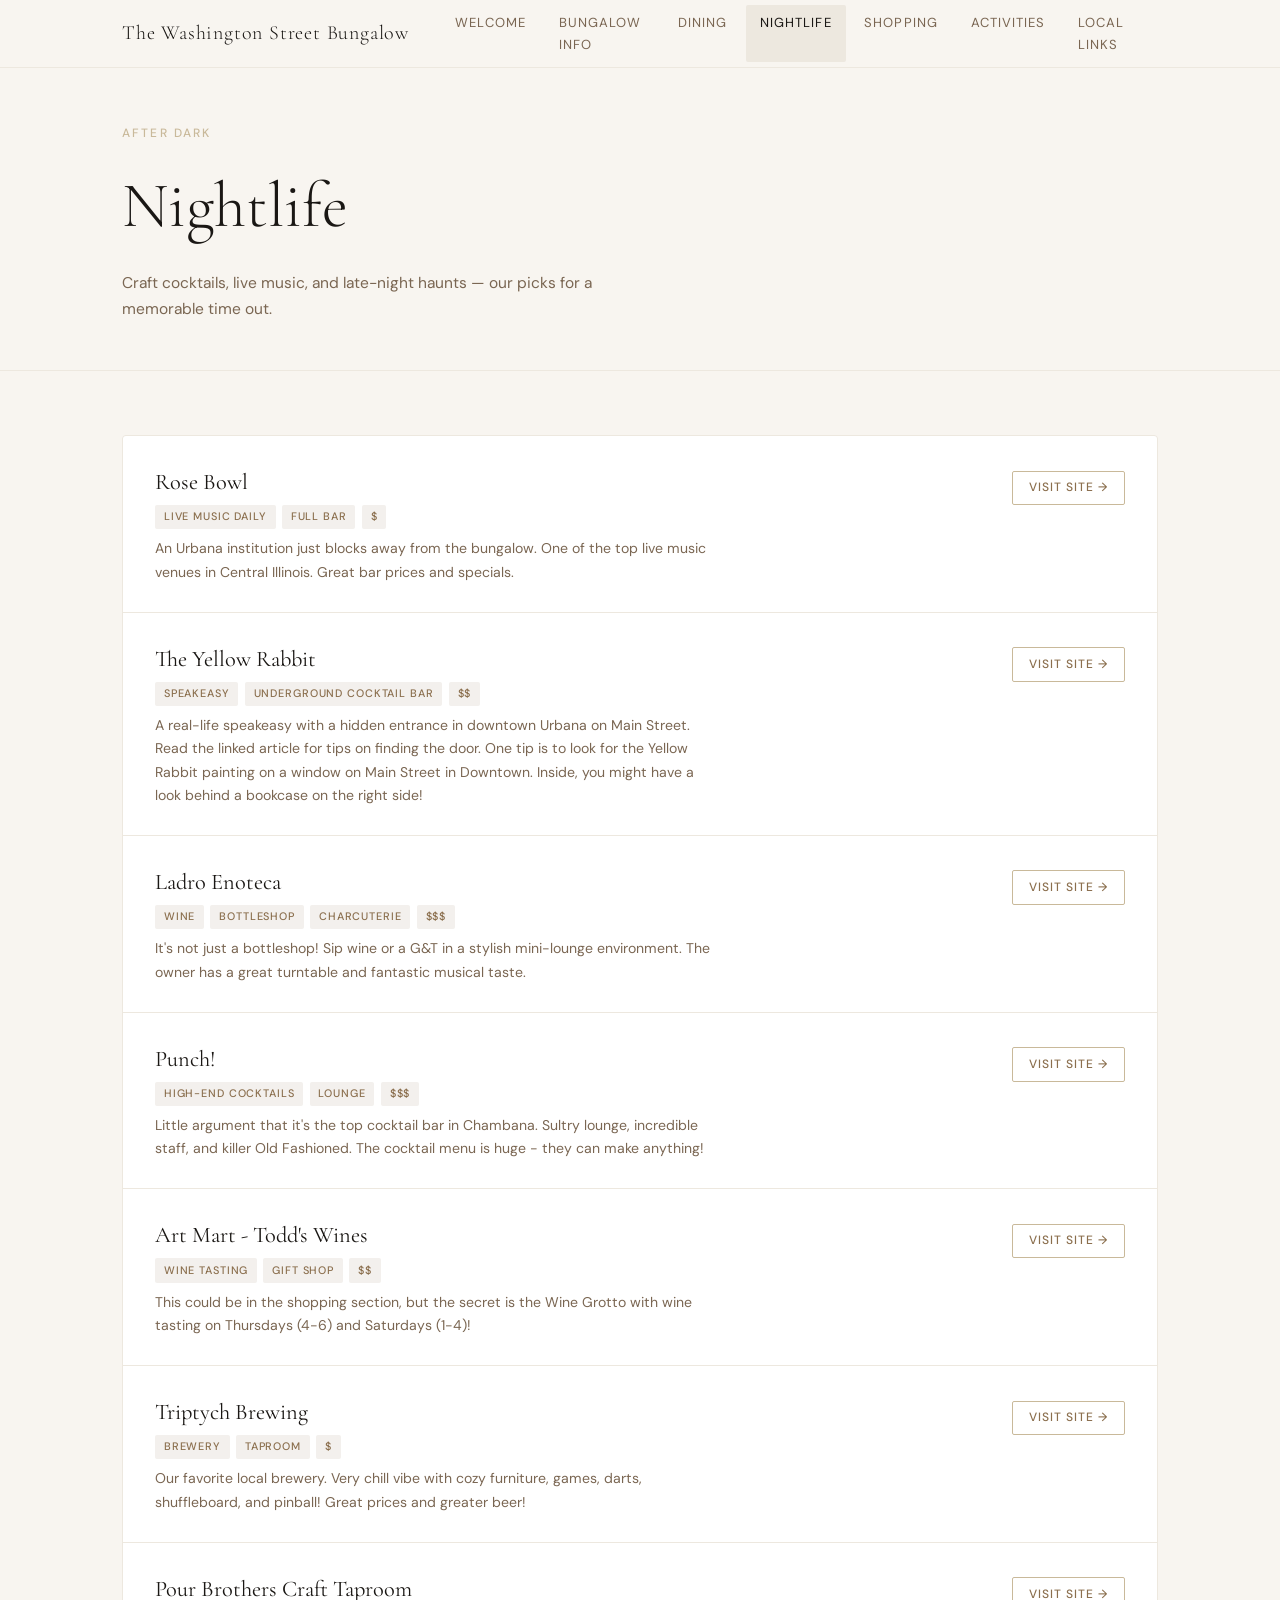
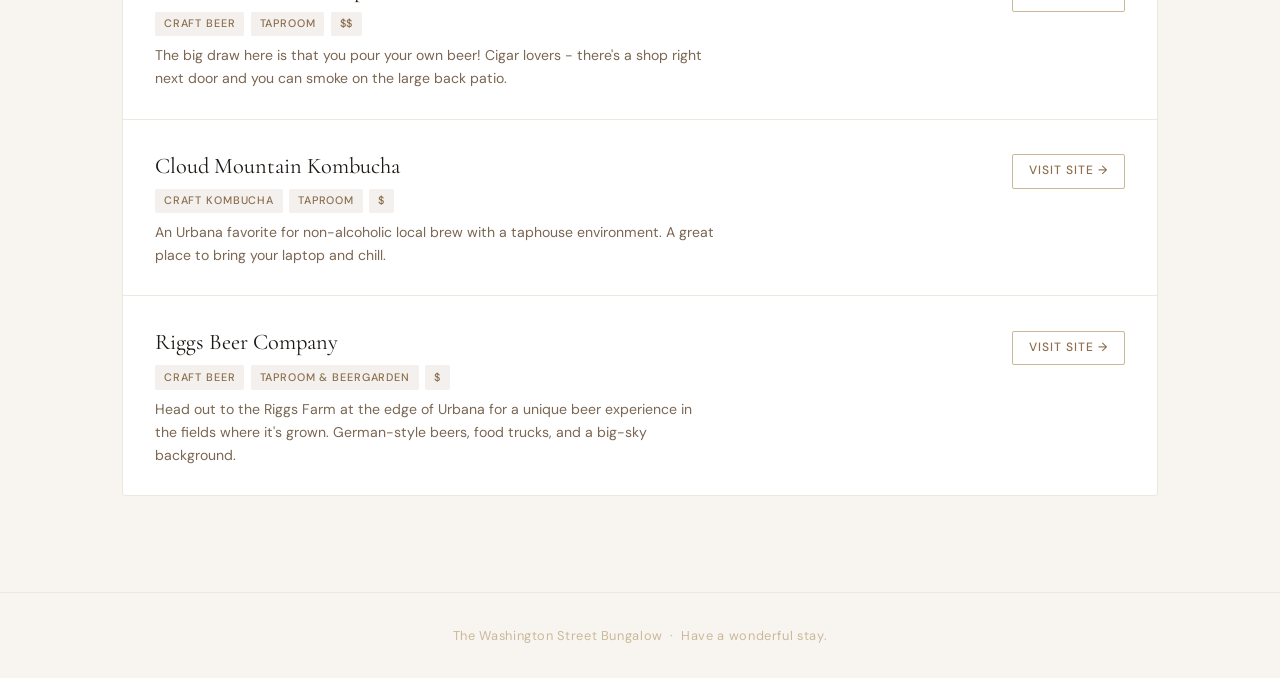
<file: pages/nightlife.html>
<!DOCTYPE html>
<html lang="en">
<head>
  <meta charset="UTF-8" />
  <meta name="viewport" content="width=device-width, initial-scale=1.0"/>
  <title>Nightlife — The Washington Street Bungalow</title>
  <link rel="preconnect" href="https://fonts.googleapis.com">
  <link rel="preconnect" href="https://fonts.gstatic.com" crossorigin>
  <link href="https://fonts.googleapis.com/css2?family=Cormorant+Garamond:ital,wght@0,300;0,400;1,300;1,400&family=DM+Sans:wght@300;400;500&display=swap" rel="stylesheet">
  <link rel="stylesheet" href="../css/style.css"/>
</head>
<body>

  <header class="site-header">
    <div class="header-inner">
      <a class="logo" href="../index.html">The Washington Street Bungalow</a>
      <nav class="main-nav">
        <a href="../index.html" class="nav-link">Welcome</a>
        <a href="bungalow-info.html" class="nav-link">Bungalow Info</a>
        <a href="dining.html" class="nav-link">Dining</a>
        <a href="nightlife.html" class="nav-link active">Nightlife</a>
        <a href="shopping.html" class="nav-link">Shopping</a>
        <a href="activities.html" class="nav-link">Activities</a>
        <a href="local-links.html" class="nav-link">Local Links</a>
      </nav>
      <button class="nav-toggle" aria-label="Toggle menu">&#9776;</button>
    </div>
  </header>

  <main>
    <section class="page-hero">
      <div class="container">
        <span class="eyebrow">After dark</span>
        <h1>Nightlife</h1>
        <p class="page-desc">Craft cocktails, live music, and late-night haunts — our picks for a memorable time out.</p>
      </div>
    </section>

    <section class="rec-section">
      <div class="container">
        <div class="rec-list">

          <!-- ADD / EDIT ENTRIES BELOW -->

          <div class="rec-item fade-in">
            <div class="rec-body">
              <div class="rec-name">Rose Bowl</div>
              <div class="rec-tags">
                <span class="tag">Live music daily</span>
                <span class="tag">Full bar</span>
                <span class="tag">$</span>
              </div>
              <div class="rec-note">An Urbana institution just blocks away from the bungalow. One of the top live music venues in Central Illinois. Great bar prices and specials.</div>
            </div>
            <a class="rec-link" href="https://rosebowltavern.com/" target="_blank" rel="noopener">Visit site →</a>
          </div>

          <div class="rec-item fade-in">
            <div class="rec-body">
              <div class="rec-name">The Yellow Rabbit</div>
              <div class="rec-tags">
                <span class="tag">Speakeasy</span>
                <span class="tag">Underground Cocktail Bar</span>
                <span class="tag">$$</span>
              </div>
              <div class="rec-note">A real-life speakeasy with a hidden entrance in downtown Urbana on Main Street. Read the linked article for tips on finding the door. One tip is to look for the Yellow Rabbit painting on a window on Main Street in Downtown. Inside, you might have a look behind a bookcase on the right side!</div>
            </div>
            <a class="rec-link" href="https://sweethomechambana.com/speakeasy/" target="_blank" rel="noopener">Visit site →</a>
          </div>

          <div class="rec-item fade-in">
            <div class="rec-body">
              <div class="rec-name">Ladro Enoteca</div>
              <div class="rec-tags">
                <span class="tag">Wine</span>
                <span class="tag">Bottleshop</span>
                <span class="tag">Charcuterie</span>
                <span class="tag">$$$</span>
              </div>
              <div class="rec-note">It's not just a bottleshop! Sip wine or a G&T in a stylish mini-lounge environment. The owner has a great turntable and fantastic musical taste.</div>
            </div>
            <a class="rec-link" href="https://www.instagram.com/ladroenoteca/" target="_blank" rel="noopener">Visit site →</a>
          </div>

          <div class="rec-item fade-in">
            <div class="rec-body">
              <div class="rec-name">Punch!</div>
              <div class="rec-tags">
                <span class="tag">High-end cocktails</span>
                <span class="tag">Lounge</span>
                <span class="tag">$$$</span>
              </div>
              <div class="rec-note">Little argument that it's the top cocktail bar in Chambana. Sultry lounge, incredible staff, and killer Old Fashioned. The cocktail menu is huge - they can make anything!</div>
            </div>
            <a class="rec-link" href="https://punchbarchampaign.com/" target="_blank" rel="noopener">Visit site →</a>
          </div>

          <div class="rec-item fade-in">
            <div class="rec-body">
              <div class="rec-name">Art Mart - Todd's Wines</div>
              <div class="rec-tags">
                <span class="tag">Wine Tasting</span>
                <span class="tag">Gift Shop</span>
                <span class="tag">$$</span>
              </div>
              <div class="rec-note">This could be in the shopping section, but the secret is the Wine Grotto with wine tasting on Thursdays (4-6) and Saturdays (1-4)!</div>
            </div>
            <a class="rec-link" href="https://www.shopartmart.com/" target="_blank" rel="noopener">Visit site →</a>
          </div>

          <div class="rec-item fade-in">
            <div class="rec-body">
              <div class="rec-name">Triptych Brewing</div>
              <div class="rec-tags">
                <span class="tag">Brewery</span>
                <span class="tag">Taproom</span>
                <span class="tag">$</span>
              </div>
              <div class="rec-note">Our favorite local brewery. Very chill vibe with cozy furniture, games, darts, shuffleboard, and pinball! Great prices and greater beer!</div>
            </div>
            <a class="rec-link" href="https://triptychbrewing.com/" target="_blank" rel="noopener">Visit site →</a>
          </div>

          <div class="rec-item fade-in">
            <div class="rec-body">
              <div class="rec-name">Pour Brothers Craft Taproom</div>
              <div class="rec-tags">
                <span class="tag">Craft Beer</span>
                <span class="tag">Taproom</span>
                <span class="tag">$$</span>
              </div>
              <div class="rec-note">The big draw here is that you pour your own beer! Cigar lovers - there's a shop right next door and you can smoke on the large back patio.</div>
            </div>
            <a class="rec-link" href="https://www.pourbroschampaign.com/" target="_blank" rel="noopener">Visit site →</a>
          </div>

          <div class="rec-item fade-in">
            <div class="rec-body">
              <div class="rec-name">Cloud Mountain Kombucha</div>
              <div class="rec-tags">
                <span class="tag">Craft Kombucha</span>
                <span class="tag">Taproom</span>
                <span class="tag">$</span>
              </div>
              <div class="rec-note">An Urbana favorite for non-alcoholic local brew with a taphouse environment. A great place to bring your laptop and chill.</div>
            </div>
            <a class="rec-link" href="https://www.cloudmountainkombucha.com/#/" target="_blank" rel="noopener">Visit site →</a>
          </div>

          <div class="rec-item fade-in">
            <div class="rec-body">
              <div class="rec-name">Riggs Beer Company</div>
              <div class="rec-tags">
                <span class="tag">Craft Beer</span>
                <span class="tag">Taproom & Beergarden</span>
                <span class="tag">$</span>
              </div>
              <div class="rec-note">Head out to the Riggs Farm at the edge of Urbana for a unique beer experience in the fields where it's grown. German-style beers, food trucks, and a big-sky background.</div>
            </div>
            <a class="rec-link" href="https://www.riggsbeer.com/" target="_blank" rel="noopener">Visit site →</a>
          </div>



          <!-- END ENTRIES -->

        </div>
      </div>
    </section>
  </main>

  <footer class="site-footer">
    <div class="container">
      <p>The Washington Street Bungalow &nbsp;·&nbsp; Have a wonderful stay.</p>
    </div>
  </footer>

  <script src="../js/main.js"></script>
</body>
</html>
</file>
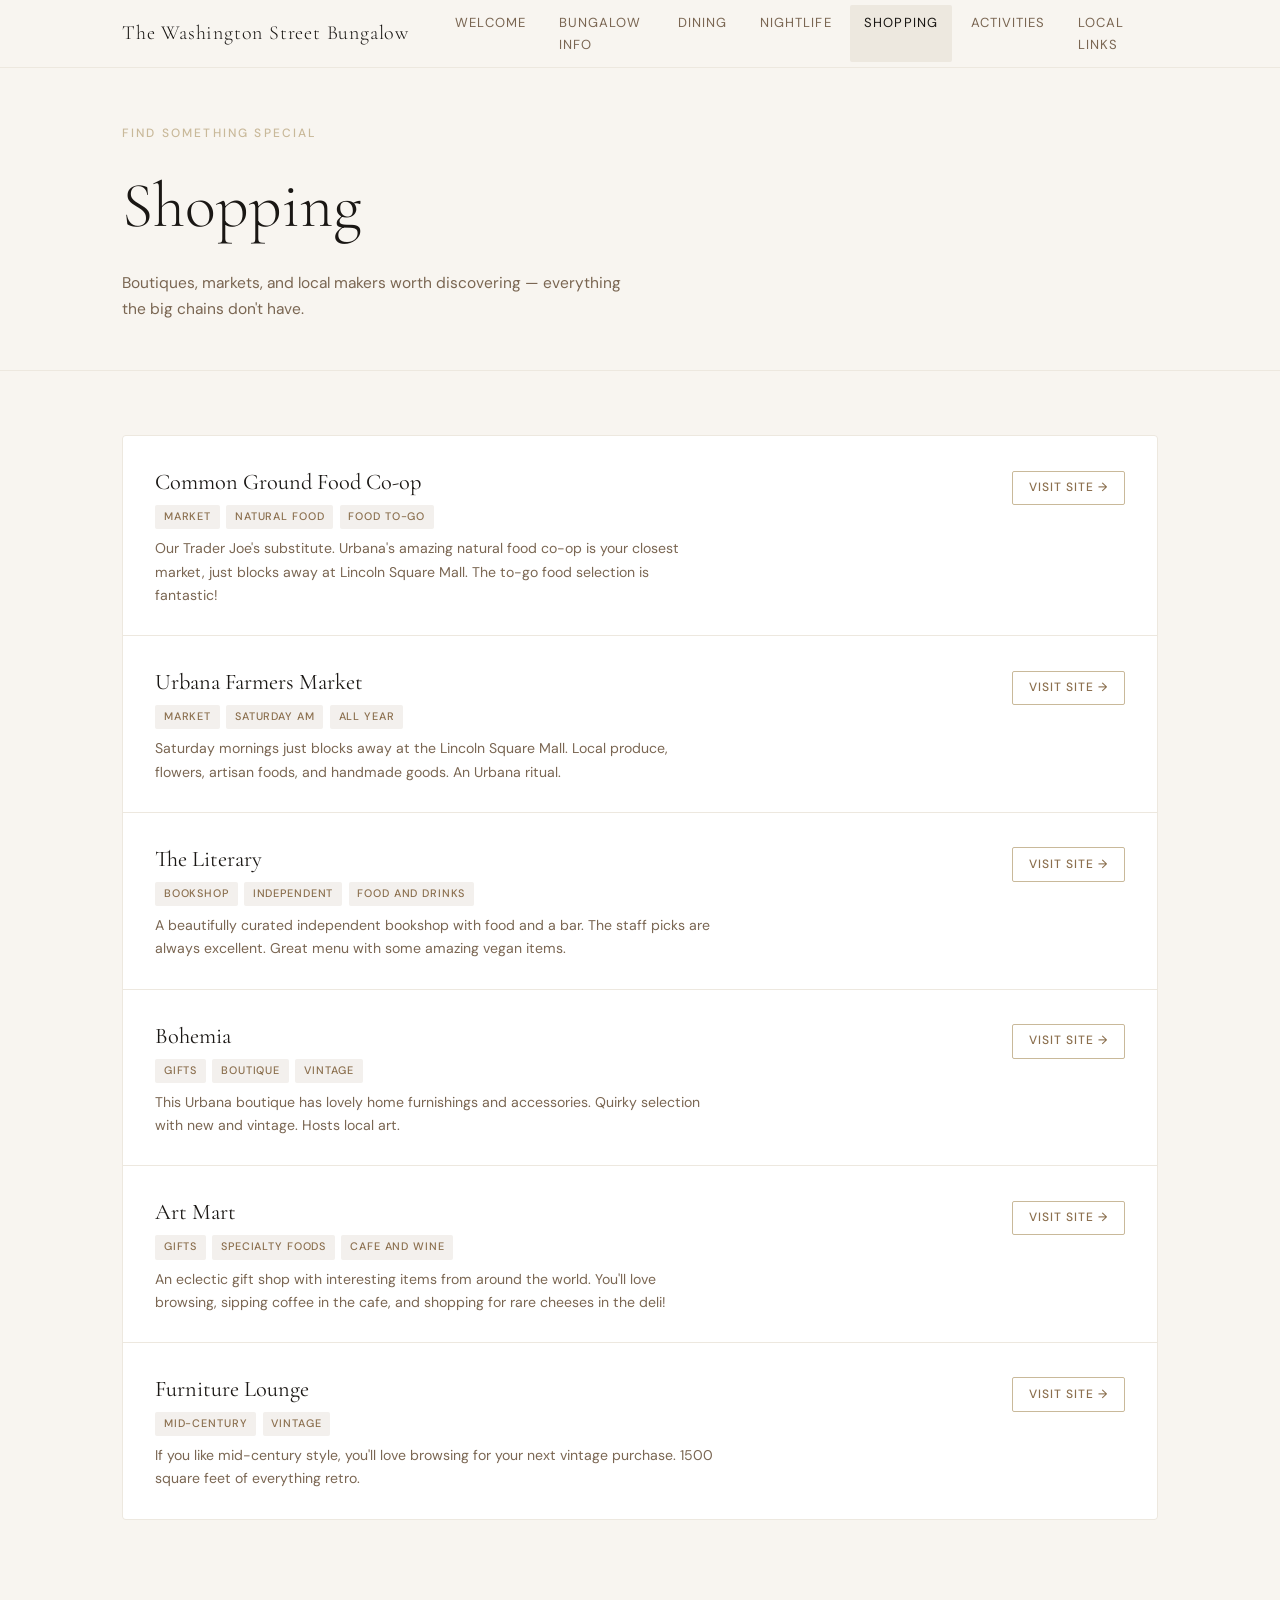
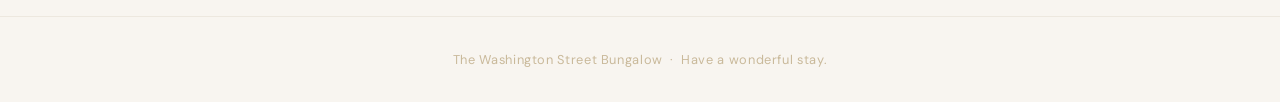
<file: pages/shopping.html>
<!DOCTYPE html>
<html lang="en">
<head>
  <meta charset="UTF-8" />
  <meta name="viewport" content="width=device-width, initial-scale=1.0"/>
  <title>Shopping — The Washington Street Bungalow</title>
  <link rel="preconnect" href="https://fonts.googleapis.com">
  <link rel="preconnect" href="https://fonts.gstatic.com" crossorigin>
  <link href="https://fonts.googleapis.com/css2?family=Cormorant+Garamond:ital,wght@0,300;0,400;1,300;1,400&family=DM+Sans:wght@300;400;500&display=swap" rel="stylesheet">
  <link rel="stylesheet" href="../css/style.css"/>
</head>
<body>

  <header class="site-header">
    <div class="header-inner">
      <a class="logo" href="../index.html">The Washington Street Bungalow</a>
      <nav class="main-nav">
        <a href="../index.html" class="nav-link">Welcome</a>
        <a href="bungalow-info.html" class="nav-link">Bungalow Info</a>
        <a href="dining.html" class="nav-link">Dining</a>
        <a href="nightlife.html" class="nav-link">Nightlife</a>
        <a href="shopping.html" class="nav-link active">Shopping</a>
        <a href="activities.html" class="nav-link">Activities</a>
        <a href="local-links.html" class="nav-link">Local Links</a>
      </nav>
      <button class="nav-toggle" aria-label="Toggle menu">&#9776;</button>
    </div>
  </header>

  <main>
    <section class="page-hero">
      <div class="container">
        <span class="eyebrow">Find something special</span>
        <h1>Shopping</h1>
        <p class="page-desc">Boutiques, markets, and local makers worth discovering — everything the big chains don't have.</p>
      </div>
    </section>

    <section class="rec-section">
      <div class="container">
        <div class="rec-list">

          <!-- ADD / EDIT ENTRIES BELOW -->

          <div class="rec-item fade-in">
            <div class="rec-body">
              <div class="rec-name">Common Ground Food Co-op</div>
              <div class="rec-tags">
                <span class="tag">Market</span>
                <span class="tag">Natural Food</span>
                <span class="tag">Food To-Go</span>
              </div>
              <div class="rec-note">Our Trader Joe's substitute. Urbana's amazing natural food co-op is your closest market, just blocks away at Lincoln Square Mall. The to-go food selection is fantastic!</div>
            </div>
            <a class="rec-link" href="https://www.commonground.coop/" target="_blank" rel="noopener">Visit site →</a>
          </div>

          <div class="rec-item fade-in">
            <div class="rec-body">
              <div class="rec-name">Urbana Farmers Market</div>
              <div class="rec-tags">
                <span class="tag">Market</span>
                <span class="tag">Saturday AM</span>
                <span class="tag">All Year</span>
              </div>
              <div class="rec-note">Saturday mornings just blocks away at the Lincoln Square Mall. Local produce, flowers, artisan foods, and handmade goods. An Urbana ritual.</div>
            </div>
            <a class="rec-link" href="https://urbanamarket.org/" target="_blank" rel="noopener">Visit site →</a>
          </div>

          <div class="rec-item fade-in">
            <div class="rec-body">
              <div class="rec-name">The Literary</div>
              <div class="rec-tags">
                <span class="tag">Bookshop</span>
                <span class="tag">Independent</span>
                <span class="tag">Food and drinks</span>
              </div>
              <div class="rec-note">A beautifully curated independent bookshop with food and a bar. The staff picks are always excellent. Great menu with some amazing vegan items.</div>
            </div>
            <a class="rec-link" href="https://www.literarybookbar.com/" target="_blank" rel="noopener">Visit site →</a>
          </div>

          <div class="rec-item fade-in">
            <div class="rec-body">
              <div class="rec-name">Bohemia</div>
              <div class="rec-tags">
                <span class="tag">Gifts</span>
                <span class="tag">Boutique</span>
                <span class="tag">Vintage</span>
              </div>
              <div class="rec-note">This Urbana boutique has lovely home furnishings and accessories. Quirky selection with new and vintage. Hosts local art.</div>
            </div>
            <a class="rec-link" href="https://bohemiail.com/" target="_blank" rel="noopener">Visit site →</a>
          </div>

          <div class="rec-item fade-in">
            <div class="rec-body">
              <div class="rec-name">Art Mart</div>
              <div class="rec-tags">
                <span class="tag">Gifts</span>
                <span class="tag">Specialty Foods</span>
                <span class="tag">Cafe and wine</span>
              </div>
              <div class="rec-note">An eclectic gift shop with interesting items from around the world. You'll love browsing, sipping coffee in the cafe, and shopping for rare cheeses in the deli!</div>
            </div>
            <a class="rec-link" href="https://www.shopartmart.com/" target="_blank" rel="noopener">Visit site →</a>
          </div>

          <div class="rec-item fade-in">
            <div class="rec-body">
              <div class="rec-name">Furniture Lounge</div>
              <div class="rec-tags">
                <span class="tag">Mid-Century</span>
                <span class="tag">Vintage</span>
              </div>
              <div class="rec-note">If you like mid-century style, you'll love browsing for your next vintage purchase. 1500 square feet of everything retro.</div>
            </div>
            <a class="rec-link" href="https://www.facebook.com/furniturelounge" target="_blank" rel="noopener">Visit site →</a>
          </div>

          <!-- END ENTRIES -->

        </div>
      </div>
    </section>
  </main>

  <footer class="site-footer">
    <div class="container">
      <p>The Washington Street Bungalow &nbsp;·&nbsp; Have a wonderful stay.</p>
    </div>
  </footer>

  <script src="../js/main.js"></script>
</body>
</html>
</file>
<file: css/style.css>
/* =============================================
   THE LAKEVIEW SUITE — Style Sheet
   ============================================= */

/* --- Reset & Base --- */
*, *::before, *::after { box-sizing: border-box; margin: 0; padding: 0; }

:root {
  --cream:   #f8f5f0;
  --warm:    #ede8df;
  --sand:    #c9b99a;
  --brown:   #7a6652;
  --charcoal:#2c2825;
  --ink:     #1a1714;
  --accent:  #8b6f4e;
  --white:   #ffffff;

  --font-display: 'Cormorant Garamond', Georgia, serif;
  --font-body:    'DM Sans', sans-serif;

  --radius: 2px;
  --transition: 0.25s ease;
  --max-w: 1100px;
  --header-h: 68px;
}

html { scroll-behavior: smooth; }

body {
  background: var(--cream);
  color: var(--charcoal);
  font-family: var(--font-body);
  font-size: 16px;
  line-height: 1.65;
  -webkit-font-smoothing: antialiased;
}

a { color: inherit; text-decoration: none; }
img { display: block; max-width: 100%; }

/* --- Header --- */
.site-header {
  position: fixed;
  top: 0; left: 0; right: 0;
  z-index: 100;
  height: var(--header-h);
  background: rgba(248, 245, 240, 0.92);
  backdrop-filter: blur(8px);
  border-bottom: 1px solid var(--warm);
}

.header-inner {
  max-width: var(--max-w);
  margin: 0 auto;
  padding: 0 2rem;
  height: 100%;
  display: flex;
  align-items: center;
  gap: 2rem;
}

.logo {
  font-family: var(--font-display);
  font-size: 1.25rem;
  font-weight: 300;
  letter-spacing: 0.04em;
  color: var(--ink);
  white-space: nowrap;
}

.main-nav {
  display: flex;
  gap: 0.25rem;
  margin-left: auto;
}

.nav-link {
  font-size: 0.82rem;
  font-weight: 400;
  letter-spacing: 0.08em;
  text-transform: uppercase;
  color: var(--brown);
  padding: 0.4rem 0.9rem;
  border-radius: var(--radius);
  transition: background var(--transition), color var(--transition);
}
.nav-link:hover,
.nav-link.active {
  background: var(--warm);
  color: var(--ink);
}

.nav-toggle {
  display: none;
  background: none;
  border: none;
  font-size: 1.4rem;
  cursor: pointer;
  color: var(--charcoal);
  margin-left: auto;
}

/* --- Inline prose link --- */
.prose-link {
  color: var(--accent);
  text-decoration: underline;
  text-decoration-color: var(--sand);
  text-decoration-style: dotted;
  text-underline-offset: 4px;
  text-decoration-thickness: 1.5px;
  transition: color var(--transition), text-decoration-color var(--transition);
}

.prose-link:hover {
  color: var(--brown);
  text-decoration-color: var(--accent);
  text-decoration-style: solid;
}

/* --- Hero --- */
.hero {
  position: relative;
  min-height: 100svh;
  display: flex;
  align-items: center;
  overflow: hidden;
  padding-top: var(--header-h);
}

.hero-bg {
  position: absolute;
  inset: 0;
  background:
    radial-gradient(ellipse at 80% 50%, rgba(139,111,78,0.08) 0%, transparent 60%),
    radial-gradient(ellipse at 20% 80%, rgba(201,185,154,0.15) 0%, transparent 50%);
  pointer-events: none;
}

.hero::after {
  content: '';
  position: absolute;
  right: 0; top: 0; bottom: 0;
  width: 42%;
  background: var(--warm);
  clip-path: polygon(12% 0, 100% 0, 100% 100%, 0% 100%);
  z-index: 0;
}

.hero-content {
  position: relative;
  z-index: 1;
  max-width: var(--max-w);
  margin: 0 auto;
  padding: 0 2rem;
  width: 100%;
}

.eyebrow {
  display: block;
  font-family: var(--font-body);
  font-size: 0.75rem;
  font-weight: 500;
  letter-spacing: 0.18em;
  text-transform: uppercase;
  color: var(--sand);
  margin-bottom: 1.2rem;
}

.hero-content h1 {
  font-family: var(--font-display);
  font-size: clamp(3.2rem, 7vw, 6rem);
  font-weight: 300;
  line-height: 1.08;
  color: var(--ink);
  margin-bottom: 1.5rem;
}

.hero-content h1 em {
  font-style: italic;
  color: var(--accent);
}

.hero-sub {
  max-width: 480px;
  font-size: 1rem;
  color: var(--brown);
  line-height: 1.7;
}

.hero-scroll-hint {
  position: absolute;
  bottom: 2rem;
  left: 50%;
  transform: translateX(-50%);
  font-size: 0.65rem;
  letter-spacing: 0.2em;
  text-transform: uppercase;
  color: var(--sand);
  animation: fadeUpBounce 2s ease infinite;
  z-index: 1;
}
@keyframes fadeUpBounce {
  0%,100% { opacity: 0.4; transform: translateX(-50%) translateY(0); }
  50%      { opacity: 1;   transform: translateX(-50%) translateY(-6px); }
}

/* --- Sections --- */
.container {
  max-width: var(--max-w);
  margin: 0 auto;
  padding: 0 2rem;
}

.intro-section {
  padding: 6rem 0 5rem;
}

.intro-grid {
  display: grid;
  grid-template-columns: 1fr 1fr;
  gap: 4rem;
  align-items: start;
}

.intro-text h2 {
  font-family: var(--font-display);
  font-size: 2.4rem;
  font-weight: 300;
  line-height: 1.2;
  margin-bottom: 1.2rem;
  color: var(--ink);
}

.intro-text p {
  color: var(--brown);
  margin-bottom: 1rem;
  font-size: 0.97rem;
}

/* Info card */
.info-card {
  background: var(--white);
  border: 1px solid var(--warm);
  border-radius: 4px;
  padding: 2rem;
  box-shadow: 0 2px 20px rgba(122,102,82,0.07);
}

.info-card h3 {
  font-family: var(--font-display);
  font-size: 1.3rem;
  font-weight: 400;
  color: var(--ink);
  margin-bottom: 1.2rem;
  padding-bottom: 0.8rem;
  border-bottom: 1px solid var(--warm);
}

.info-list {
  list-style: none;
  display: flex;
  flex-direction: column;
  gap: 0.75rem;
}

.info-list li {
  display: flex;
  justify-content: space-between;
  align-items: baseline;
  font-size: 0.9rem;
}

.info-label {
  color: var(--sand);
  font-size: 0.75rem;
  text-transform: uppercase;
  letter-spacing: 0.08em;
}

.info-val {
  color: var(--charcoal);
  font-weight: 500;
}

/* --- Category Grid --- */
.category-section {
  padding: 3rem 0 6rem;
}

.section-title {
  font-family: var(--font-display);
  font-size: 0.8rem;
  font-weight: 400;
  letter-spacing: 0.18em;
  text-transform: uppercase;
  color: var(--sand);
  margin-bottom: 2rem;
}

.category-grid {
  display: grid;
  grid-template-columns: repeat(2, 1fr);
  gap: 1px;
  background: var(--warm);
  border: 1px solid var(--warm);
  border-radius: 4px;
  overflow: hidden;
}

.category-card {
  display: flex;
  align-items: center;
  gap: 1.2rem;
  padding: 2rem 1.8rem;
  background: var(--white);
  transition: background var(--transition);
  cursor: pointer;
}

.category-card:hover {
  background: var(--cream);
}

.category-card:hover .cat-arrow {
  transform: translateX(4px);
}

.cat-icon {
  font-size: 1.6rem;
  flex-shrink: 0;
}

.cat-body h3 {
  font-family: var(--font-display);
  font-size: 1.5rem;
  font-weight: 400;
  color: var(--ink);
  margin-bottom: 0.2rem;
}

.cat-body p {
  font-size: 0.85rem;
  color: var(--brown);
}

.cat-arrow {
  margin-left: auto;
  color: var(--sand);
  font-size: 1.2rem;
  transition: transform var(--transition);
  flex-shrink: 0;
}

/* --- Rec Pages --- */
.page-hero {
  padding: calc(var(--header-h) + 3.5rem) 0 3rem;
  border-bottom: 1px solid var(--warm);
}

.page-hero .eyebrow {
  margin-bottom: 0.6rem;
}

.page-hero h1 {
  font-family: var(--font-display);
  font-size: clamp(2.5rem, 5vw, 4rem);
  font-weight: 300;
  color: var(--ink);
  margin-bottom: 0.75rem;
}

.page-hero .page-desc {
  font-size: 0.97rem;
  color: var(--brown);
  max-width: 520px;
}

/* Rec list */
.rec-section {
  padding: 4rem 0 6rem;
}

.rec-list {
  display: flex;
  flex-direction: column;
  gap: 1px;
  background: var(--warm);
  border: 1px solid var(--warm);
  border-radius: 4px;
  overflow: hidden;
}

.rec-item {
  display: grid;
  grid-template-columns: 1fr auto;
  align-items: start;
  gap: 1rem;
  padding: 1.75rem 2rem;
  background: var(--white);
  transition: background var(--transition);
}

.rec-item:hover {
  background: var(--cream);
}

.rec-name {
  font-family: var(--font-display);
  font-size: 1.4rem;
  font-weight: 400;
  color: var(--ink);
  margin-bottom: 0.25rem;
}

.rec-tags {
  display: flex;
  flex-wrap: wrap;
  gap: 0.4rem;
  margin-bottom: 0.5rem;
}

.tag {
  font-size: 0.68rem;
  font-weight: 500;
  letter-spacing: 0.08em;
  text-transform: uppercase;
  color: var(--accent);
  background: rgba(139,111,78,0.1);
  padding: 0.2rem 0.55rem;
  border-radius: 2px;
}

.rec-note {
  font-size: 0.88rem;
  color: var(--brown);
  max-width: 560px;
}

.rec-link {
  font-size: 0.75rem;
  font-weight: 500;
  letter-spacing: 0.08em;
  text-transform: uppercase;
  color: var(--accent);
  border: 1px solid var(--sand);
  padding: 0.4rem 1rem;
  border-radius: 2px;
  white-space: nowrap;
  transition: background var(--transition), color var(--transition);
  margin-top: 0.4rem;
}

.rec-link:hover {
  background: var(--accent);
  color: var(--white);
  border-color: var(--accent);
}

/* --- Footer --- */
.site-footer {
  border-top: 1px solid var(--warm);
  padding: 2rem 0;
  text-align: center;
  font-size: 0.8rem;
  color: var(--sand);
  letter-spacing: 0.05em;
}

/* --- Mobile --- */
@media (max-width: 768px) {
  .main-nav { display: none; }
  .nav-toggle { display: block; }

  .main-nav.open {
    display: flex;
    flex-direction: column;
    position: fixed;
    top: var(--header-h);
    left: 0; right: 0;
    background: var(--cream);
    border-bottom: 1px solid var(--warm);
    padding: 1rem;
    gap: 0.25rem;
    z-index: 99;
  }

  .hero::after { display: none; }
  .hero-content { text-align: center; }
  .hero-sub { margin: 0 auto; }

  .intro-grid { grid-template-columns: 1fr; gap: 2.5rem; }
  .category-grid { grid-template-columns: 1fr; }

  .rec-item { grid-template-columns: 1fr; }
}

/* --- Fade-in animation on scroll --- */
.fade-in {
  opacity: 0;
  transform: translateY(20px);
  transition: opacity 0.6s ease, transform 0.6s ease;
}
.fade-in.visible {
  opacity: 1;
  transform: none;
}
</file>
